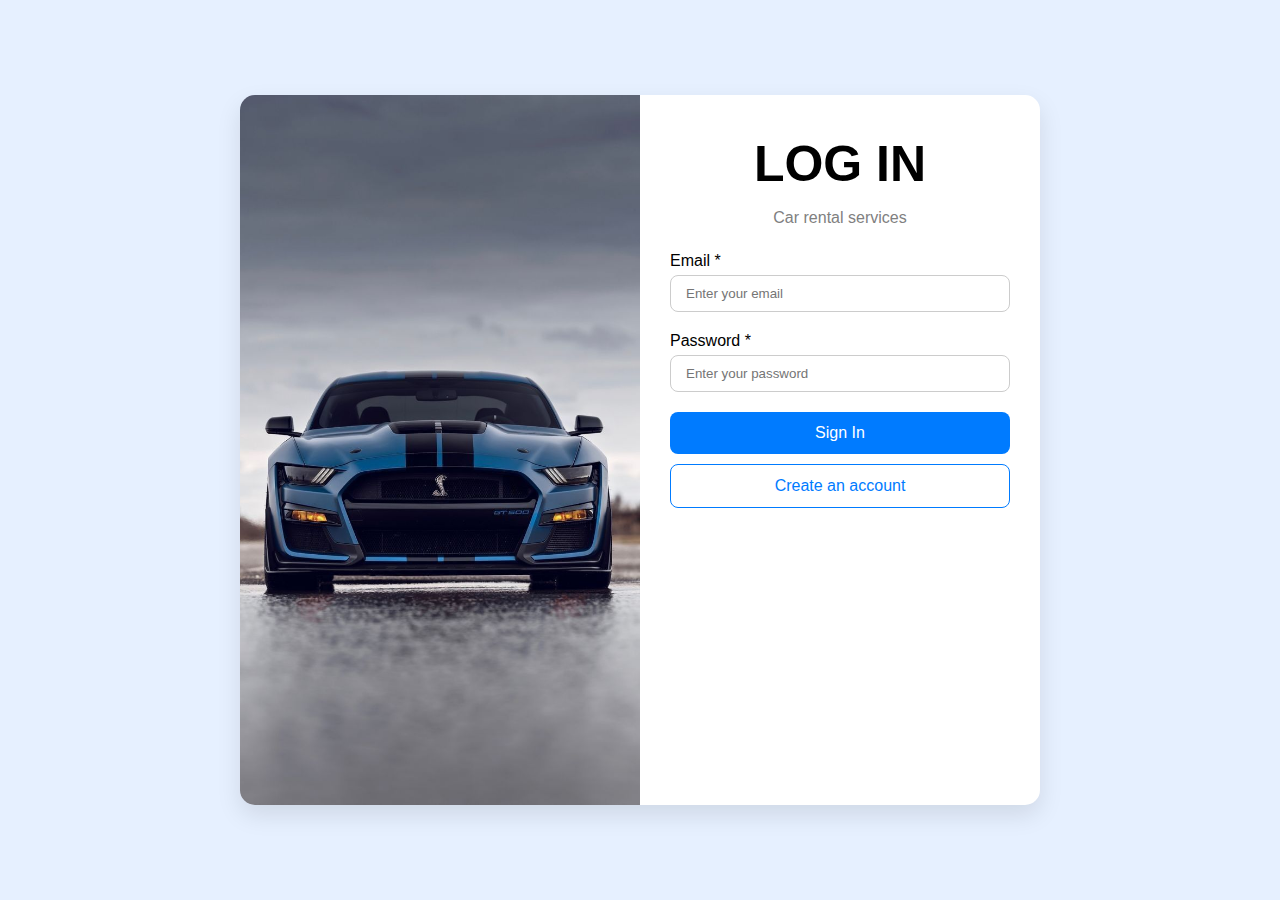
<file: index.html>
<!DOCTYPE html>
<html lang="en">
<head>
  <meta charset="UTF-8">
  <title>Login Form</title>
  <link rel="stylesheet" href="css/style.css">
</head>





<body>
  <div class="container">
    <div class="left">
      <img src="assets/download (1).jpg" alt="Car">
    </div>
    <div class="right">
        <h2>LOG IN </h2>
        <p>Car rental services</p>
    <form>
        <div class="form-group">
          <label for="email">Email *</label>
            <input type="email" id="email" placeholder="Enter your email" required>
        </div>
        <div class="form-group">
          <label for="password">Password *</label>
          <input type="password" id="password" placeholder="Enter your password" required>
        </div>
        <button class="btn" type="submit">Sign In</button>
        <button class="btn btn-outline" type="button">Create an account</button>
    </form>
    </div>
  </div>
</body>
</html>
</file>
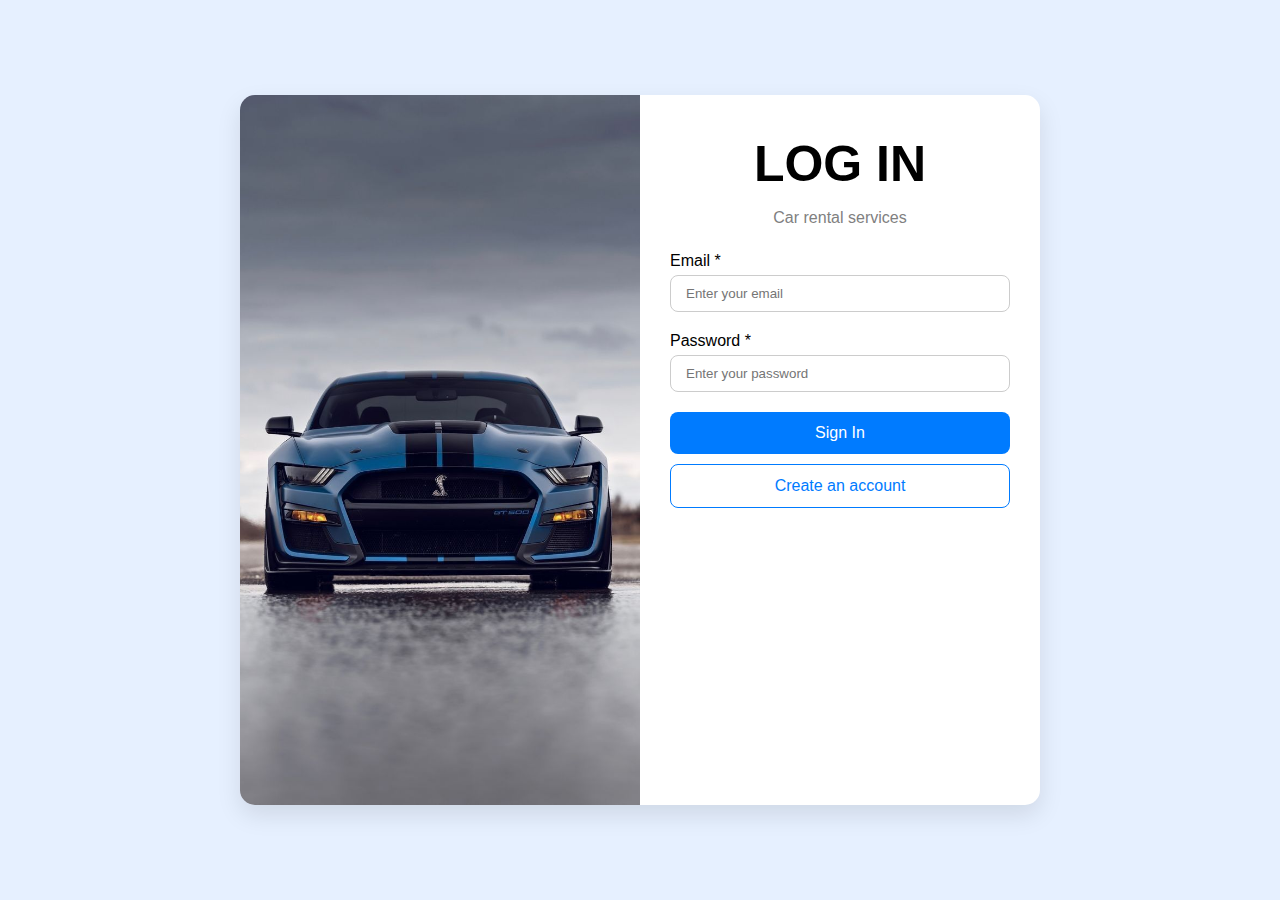
<file: html/index.html>
<!DOCTYPE html>
<html lang="en">
<head>
  <meta charset="UTF-8">
  <title>Login Form</title>
  <link rel="stylesheet" href="../css/style.css">
</head>





<body>
  <div class="container">
    <div class="left">
      <img src="../assets/download (1).jpg" alt="Car">
    </div>
    <div class="right">
        <h2>LOG IN </h2>
        <p>Car rental services</p>
    <form>
        <div class="form-group">
          <label for="email">Email *</label>
            <input type="email" id="email" placeholder="Enter your email" required>
        </div>
        <div class="form-group">
            <label for="password">Password *</label>
            <input type="password" id="password" placeholder="Enter your password" required>
        </div>
        <button class="btn" type="submit">Sign In</button>
        <button class="btn btn-outline" type="button">Create an account</button>
    </form>
    </div>
  </div>
</body>
</html>
</file>
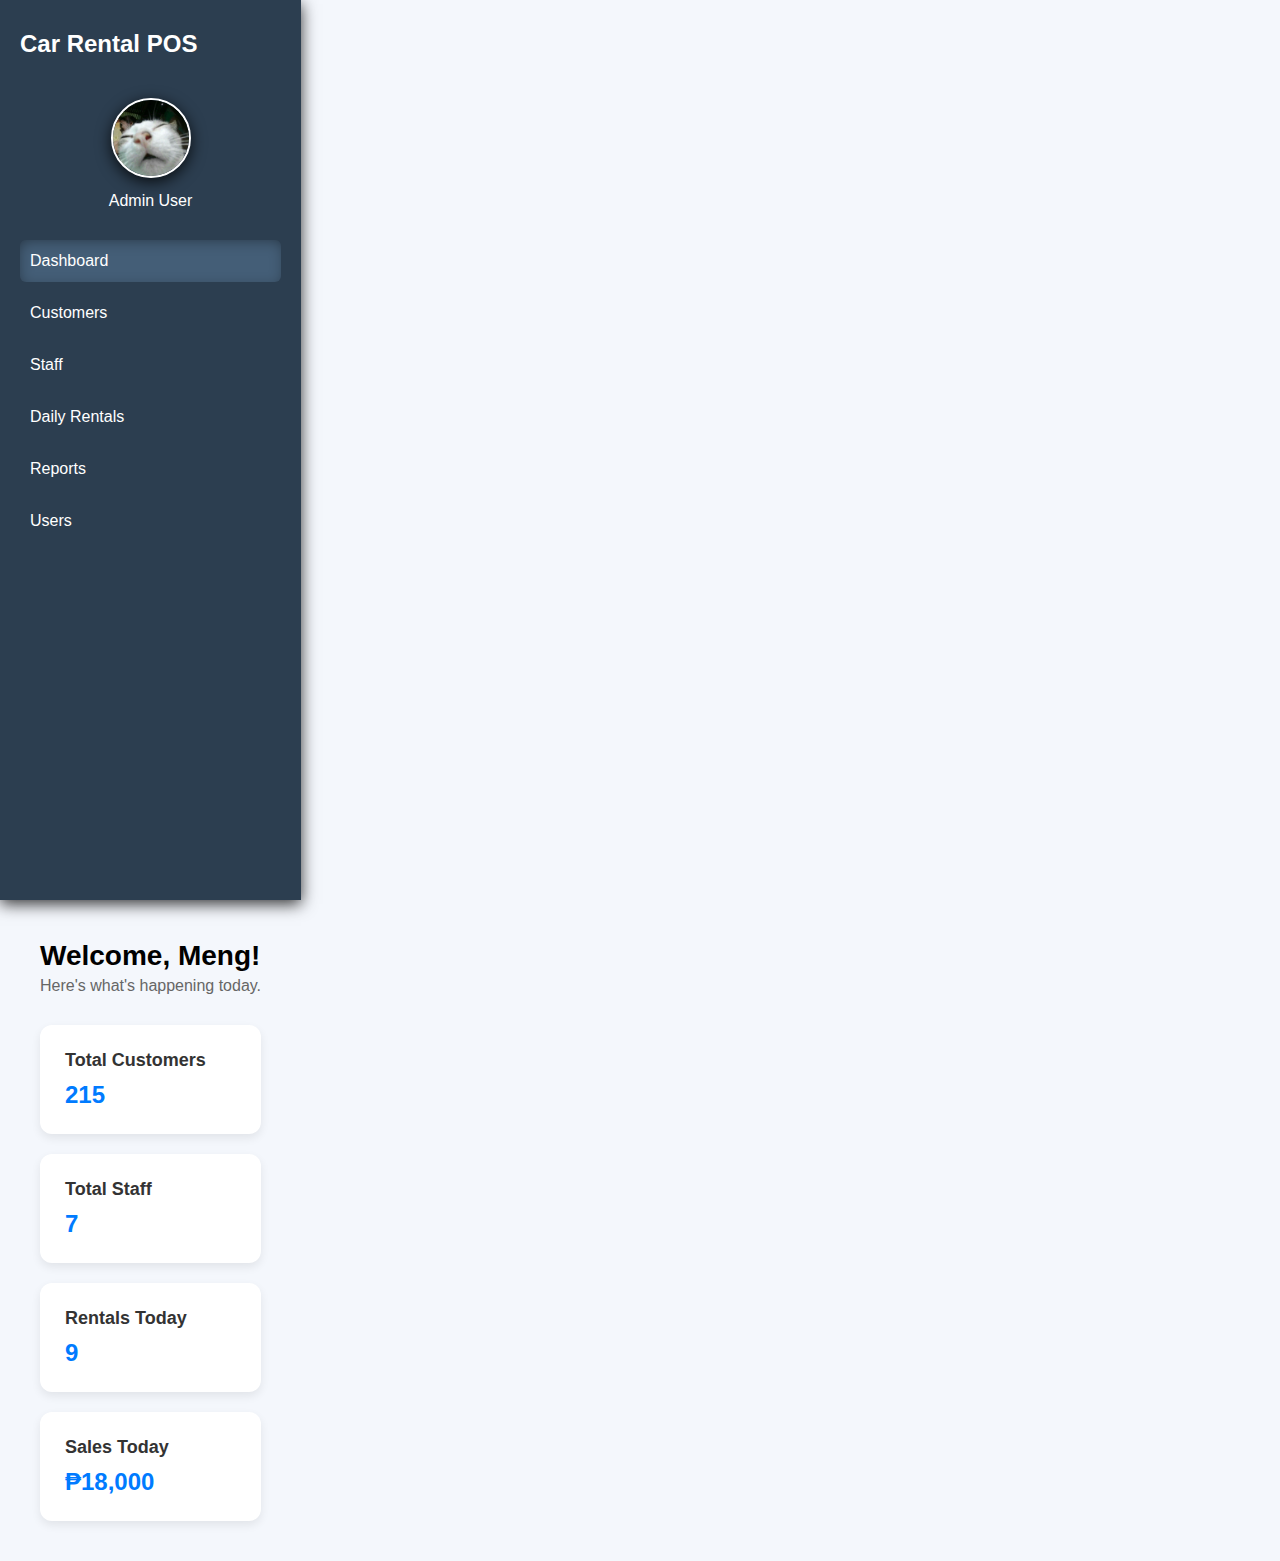
<file: html/homepage.html>
<!DOCTYPE html>
<html lang="en">
<head>
  <meta charset="UTF-8">
  <title>Dashboard - Car Rental POS</title>
  <link rel="stylesheet" href="../css/homepage.css">
</head>



<body>
  <div class="dashboard-container">
    <!-- Sidebar -->
    <aside class="sidebar">
      <h2>Car Rental POS</h2>
      
        <div class="user-info">
            <img src="../assets/pfp.jpg" alt="pfp" class="pfp">
            <p>Admin User</p>
        </div>
      <nav>
        <ul>
          <li class="active">Dashboard</li>
          <li>Customers</li> <!-- Connected dapat to sa database -->
          <li>Staff</li>    <!-- Connected dapat to sa database -->
          <li>Daily Rentals</li>    <!-- Connected dapat to sa database -->
          <li>Reports</li>
          <li>Users</li>    <!-- Connected dapat to sa database -->
        </ul>
      </nav>
    </aside>

    <!-- Main Content -->
    <main class="main-content">
      <header>
        <h1>Welcome, Meng!</h1>
        <p>Here's what's happening today.</p>
      </header>

      <!-- Summary Cards -->
      <section class="cards">
        <div class="card">
          <h3>Total Customers</h3>
          <p>215</p>
        </div>
        <div class="card">
          <h3>Total Staff</h3>
          <p>7</p>
        </div>
        <div class="card">
          <h3>Rentals Today</h3>
          <p>9</p>
        </div>
        <div class="card">
          <h3>Sales Today</h3>
          <p>₱18,000</p>
        </div>
      </section>
    </main>
    
  </div>
</body>
</html>
</file>
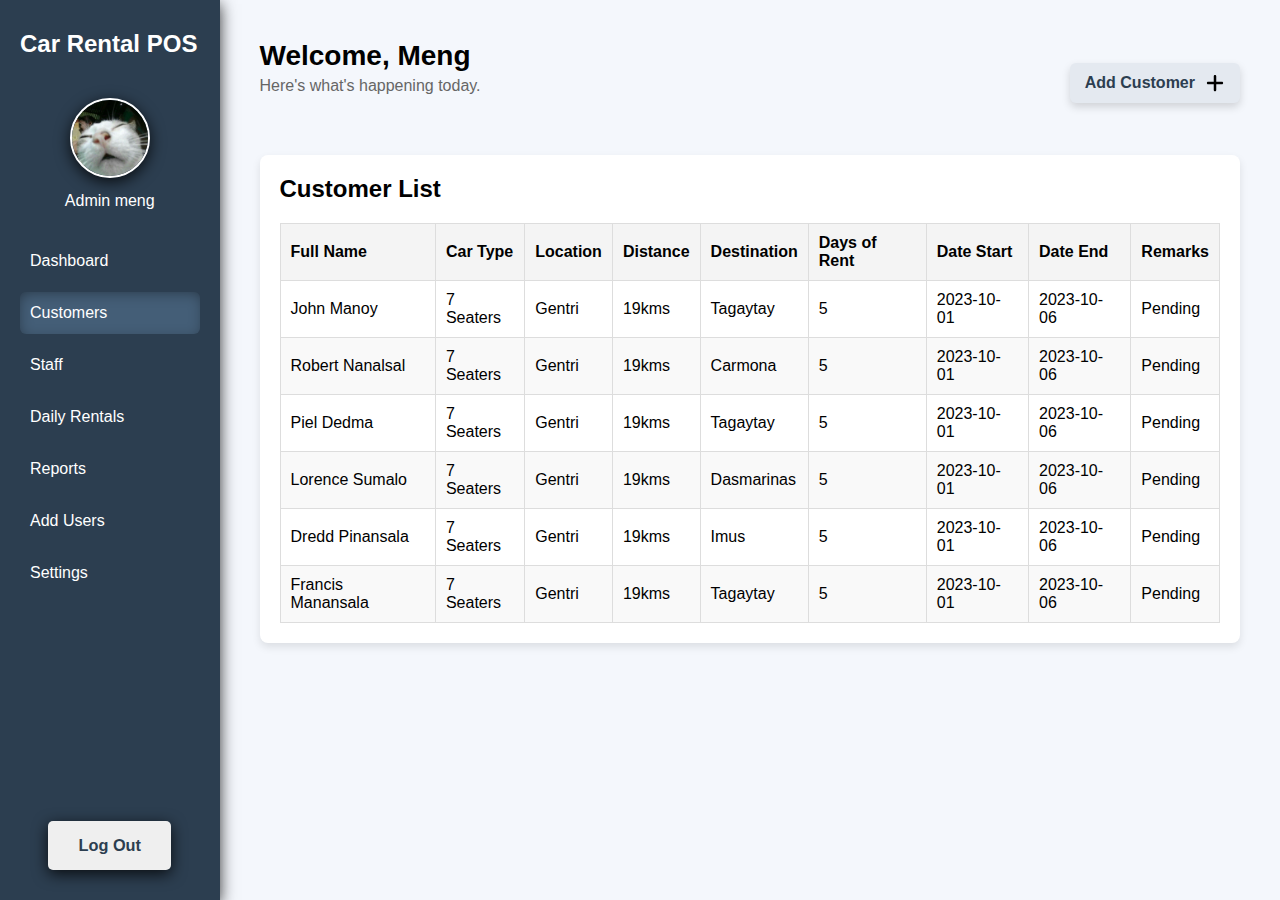
<file: html/homepageXcustomer.html>
<!DOCTYPE html>
<html lang="en">
<head>
    <meta charset="UTF-8">
    <meta name="viewport" content="width=device-width, initial-scale=1.0">
    <title>CUSTOMER SECTION SA HOMEPAGE</title>
    <link rel="stylesheet" href="../css/homepageXcustomer.css">
    <script src="../js/addModal.js" defer></script>
</head>
<body>
  <div class="dashboard-container">
    <!-- SIDE NAV NA POSA -->
    <aside class="sidebar">
      <h2>Car Rental POS</h2>

      <div class="user-info">
        <img src="../assets/pfp.jpg" alt="pfp" class="pfp">
        <p>Admin meng</p>
      </div>

       <nav>
        <ul>
          <li id="dashboard_button" class="navItem ">Dashboard</li>
          <li id="customers_button" class="navItem active">Customers</li>
          <li id="staff_button" class="navItem">Staff</li>
          <li id="rentals_button" class="navItem">Daily Rentals</li>
          <li id="reports_button" class="navItem">Reports</li>
          <li id="users_button" class="navItem">Add Users</li>
          <li id="users_button" class="navItem">Settings</li>
        </ul>
      </nav>
      <div class="Logout">
        <form action="">
          <button type="submit" class="LogOutBtn">Log Out</button>
        </form>
      </div>
    </aside>

    <!-- Main Content -->
    <main class="main-content" id="dashboardSection">
      <header class="dashboard-header">
        <div class="welcome-section">
            <h1>Welcome, Meng</h1>
            <p>Here's what's happening today.</p>
        </div>

        <!-- Add Customer Button -->
        <div class="add-customer" id="openAddCustomerModal">
            <span>Add Customer</span>
            <img src="../assets/icons/plus-solid.svg" alt="add icon" class="add-icon">
        </div>        

        <!-- Add Customer Modal -->
        <div id="addCustomerModal" class="modal">
          <div class="modal-content">
            <span id="closeAddCustomerModal">&times;</span>
            <h2 style="margin-top:0;">Add Customer</h2><br>
            <form>
              <div class="form-group">
                <label for="fullName">Full Name</label><br>
                <input type="text" id="fullName" name="fullName" class="form-input">
              </div>
                <div class="form-group">
                <label for="carType">Car Type</label><br>
                <select id="carType" name="carType" class="form-input">
                  <option value="" disabled selected>Select car type</option>
                  <option value="7 Seaters">SUV (7 Seaters)</option>
                  <option value="5 Seaters">Sedan (5 Seaters)</option>
                  <option value="Van">Van</option>
                </select>
              </div>

              <div class="form-group">
                <label for="location">Location</label><br>
                <input type="text" id="location" name="location" class="form-input">
              </div>
              <div class="form-group">
                <label for="distance">Distance</label><br>
                <input type="text" id="distance" name="distance" class="form-input">
              </div>
              <div class="form-group">
                <label for="daysOfRent">Days of Rent</label><br>
                <input type="text" id="daysOfRent" name="daysOfRent" class="form-input">
              </div>
              <div class="form-group">
                <label for="dateStart">Date Start</label><br>
                <input type="date" id="dateStart" name="dateStart" class="form-input">
              </div>
              <div class="form-group">
                <label for="dateEnd">Date End</label><br>
                <input type="date" id="dateEnd" name="dateEnd" class="form-input">
              </div>
              <div class="form-group">
                <label for="remarks">Remarks</label><br>
                <input type="text" id="remarks" name="remarks" class="form-input">
              </div>
              <button type="submit" class="add-btn">Add</button>
            </form>
        </div>
        
      </header>
        <div class="section" id="customerList">
        <h2>Customer List</h2>
        <table>
        <thead>
            <tr>
            <th>Full Name</th>
            <th>Car Type</th>
            <th>Location</th>
            <th>Distance</th>
            <th>Destination</th>
            <th>Days of Rent</th>
            <th>Date Start</th>
            <th>Date End</th>
            <th>Remarks</th>
            </tr>
        </thead>
        <tbody>

            <tr>
            <td>John Manoy</td>
            <td>7 Seaters</td>
            <td>Gentri </td>
            <td>19kms</td>
            <td>Tagaytay</td>
            <td>5</td>
            <td>2023-10-01</td>
            <td>2023-10-06</td>
            <td>Pending</td>
            </tr>

            <tr>
            <td>Robert Nanalsal</td>
            <td>7 Seaters</td>
            <td>Gentri </td>
            <td>19kms</td>
            <td>Carmona</td>
            <td>5</td>
            <td>2023-10-01</td>
            <td>2023-10-06</td>
            <td>Pending</td>
            </tr>

            <tr>
            <td>Piel Dedma</td>
            <td>7 Seaters</td>
            <td>Gentri </td>
            <td>19kms</td>
            <td>Tagaytay</td>
            <td>5</td>
            <td>2023-10-01</td>
            <td>2023-10-06</td>
            <td>Pending</td>
            </tr>

            <tr>
            <td>Lorence Sumalo</td>
            <td>7 Seaters</td>
            <td>Gentri </td>
            <td>19kms</td>
            <td>Dasmarinas</td>
            <td>5</td>
            <td>2023-10-01</td>
            <td>2023-10-06</td>
            <td>Pending</td>
            </tr>
            
            <tr>
            <td>Dredd Pinansala</td>
            <td>7 Seaters</td>
            <td>Gentri </td>
            <td>19kms</td>
            <td>Imus</td>
            <td>5</td>
            <td>2023-10-01</td>
            <td>2023-10-06</td>
            <td>Pending</td>
            </tr>

            <tr>
            <td>Francis Manansala</td>
            <td>7 Seaters</td>
            <td>Gentri </td>
            <td>19kms</td>
            <td>Tagaytay</td>
            <td>5</td>
            <td>2023-10-01</td>
            <td>2023-10-06</td>
            <td>Pending</td>
            </tr>
        </tbody>
        </table>
    </main>
    </div>

</body>
</html>
</file>
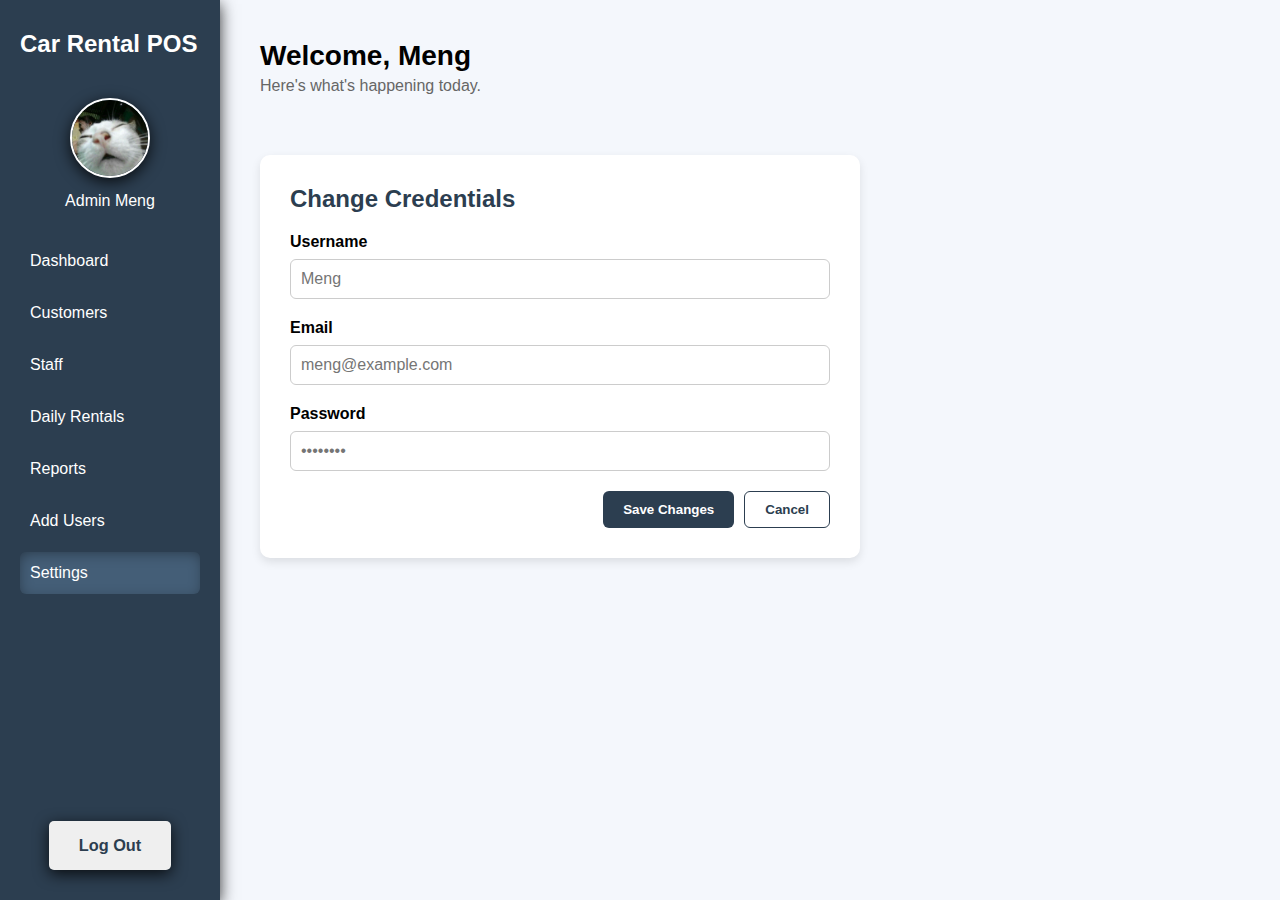
<file: html/homepagexSettings.html>
<!DOCTYPE html>
<html lang="en">
<head>
  <meta charset="UTF-8" />
  <meta name="viewport" content="width=device-width, initial-scale=1.0"/>
  <title>SETTING SECTION SA HOMEPAGE</title>
  <link rel="stylesheet" href="../css/homepagexSettings.css" />
</head>

<body>
  <div class="dashboard-container">
    <!-- Sidebar -->
    <aside class="sidebar">
      <h2>Car Rental POS</h2>

      <div class="user-info">
        <img src="../assets/pfp.jpg" alt="pfp" class="pfp" />
        <p>Admin Meng</p>
      </div>

      <nav>
        <ul>
          <li id="dashboard_button" class="navItem">Dashboard</li>
          <li id="customers_button" class="navItem">Customers</li>
          <li id="staff_button" class="navItem">Staff</li>
          <li id="rentals_button" class="navItem">Daily Rentals</li>
          <li id="reports_button" class="navItem">Reports</li>
          <li id="users_button" class="navItem">Add Users</li>
          <li id="settings_button" class="navItem active">Settings</li>
        </ul>
      </nav>

      <div class="Logout">
        <form action="">
          <button type="submit" class="LogOutBtn">Log Out</button>
        </form>
      </div>
    </aside>

    <!-- Main Content -->
    <main class="main-content" id="dashboardSection">
      <!-- Header -->
      <header class="dashboard-header">
        <div class="welcome-section">
          <h1>Welcome, Meng</h1>
          <p>Here's what's happening today.</p>
        </div>
      </header>


      <!-- Settings Section -->
      <div class="settings-section">
        <h2>Change Credentials</h2>

        <div class="setting-group">
          <label for="username">Username</label>
          <input type="text" id="username" placeholder="Meng" required />
        </div>

        <div class="setting-group">
          <label for="email">Email</label>
          <input type="email" id="email" placeholder="meng@example.com" required/>
        </div>

        <div class="setting-group">
          <label for="password">Password</label>
          <input type="password" id="password" placeholder="••••••••" required/>
        </div>

        <div class="settings-buttons">
          <button class="save-btn">Save Changes</button>
          <button class="cancel-btn">Cancel</button>
        </div>
      </div>
    </main>
  </div>
</body>
</html>
</file>
<file: css/style.css>
* {
  box-sizing: border-box;
  font-family: 'Segoe UI', Tahoma, Geneva, Verdana, sans-serif;
}

body {
  margin: 0;
  padding: 0;
  background-color: #e6f0ff;
  display: flex;
  align-items: center;
  justify-content: center;
  height: 100vh;
}

.container {
  background-color: white;
  display: flex;
  border-radius: 15px;
  box-shadow: 0 10px 25px rgba(0, 0, 0, 0.1);
  overflow: hidden;
  max-width: 800px;
  width: 90%;
}

.left {
  background-color: #dce7ff;
  display: flex;
  align-items: center;
  justify-content: center;
  width: 50%;
}

.left img {
  max-width: 100%;
  height: auto;
}

.right {
  padding: 40px 30px;
  width: 50%;
}

.right h2 {
  margin: 0;
  font-size: 50px;
  font-weight: 700;
  text-align: center;
}

.right p {
  color: gray;
  margin-bottom: 25px;
  text-align: center;
}

.form-group {
  margin-bottom: 20px;
}

.form-group label {
  display: block;
  font-weight: 500;
  margin-bottom: 5px;
}

.form-group input {
  width: 100%;
  padding: 10px 15px;
  border: 1px solid #ccc;
  border-radius: 8px;
}

.form-group input:focus {
  outline: none;
  border-color: #337aff;
}

.btn {
  display: block;
  width: 100%;
  padding: 12px;
  background-color: #007bff;
  color: white;
  border: none;
  border-radius: 8px;
  font-size: 16px;
  cursor: pointer;
  margin-bottom: 10px;
}

.btn-outline {
  background-color: white;
  color: #007bff;
  border: 1px solid #007bff;
}

.btn-outline:hover {
  background-color: #f0f8ff;
}
</file>
<file: css/homepage.css>
* {
  box-sizing: border-box;
  font-family: 'Segoe UI', sans-serif;
  margin: 0;
  padding: 0;
}

body {
  display: flex;
  height: 100vh;
  background-color: #f4f7fc;
}


/* PARA SA SIDE BAR NA POSA */
.sidebar {
  min-width: 220px;
  background-color: #2c3e50;
  color: #fff;
  padding: 30px 20px;
  display: flex;
  flex-direction: column;
  height: 100vh;
  box-shadow: 0 4px 15px rgba(0, 0, 0, 0.801);
}

nav {
  flex-grow: 1; /* this pushes the Logout div to the bottom */
}

.user-info {
  text-align: center;
  margin-bottom: 30px;
}

.pfp {
  width: 80px;
  height: 80px;
  border-radius: 50%;
  object-fit: cover;
  border: 2px solid #fff;
  margin-bottom: 10px;
  box-shadow: 0 4px 15px rgba(0, 0, 0, 0.801);
}

.sidebar h2 {
  margin-bottom: 40px;
}

.sidebar ul {
  list-style: none;
}

.sidebar ul li {
  padding: 12px 10px;
  border-radius: 6px;
  margin-bottom: 10px;
  cursor: pointer;
}

.sidebar ul li:hover,
.sidebar ul .active {
  background-color: #445e77;
}

.sidebar ul .active{
box-shadow: 1px 3px 15px -4px rgba(0, 0, 0, 0.466) inset;
-webkit-box-shadow: 1px 3px 15px -4px rgba(0,0,0,0.466) inset;
-moz-box-shadow: 1px 3px 15px -4px rgba(0,0,0,0.466) inset;

}

.Logout{ 
  margin-top: auto;
  display: flex;
  justify-content: center;
}
.LogOutBtn{
  padding: 15px 30px 15px 30px;
  border: none;
  border-radius: 5px;
  font-weight: 600;
  font-size: 1.02rem;
  color: #2c3e50;
  box-shadow: 0 4px 15px rgba(0, 0, 0, 0.801);
}
.LogOutBtn:hover{
  color: #1e2935;
  background-color: rgb(204, 204, 204);
}




/* Main content */
.main-content {
  flex-grow: 1;
  padding: 40px;
}

header h1 {
  font-size: 28px;
  margin-bottom: 5px;
}

header p {
  color: #666;
  margin-bottom: 30px;
}

/* Cards */
.cards {
  display: grid;
  grid-template-columns: repeat(auto-fit, minmax(200px, 1fr));
  gap: 20px;
}

.card {
  background-color: white;
  padding: 25px;
  border-radius: 12px;
  box-shadow: 0 4px 10px rgba(0, 0, 0, 0.08);
  transition: transform 0.2s ease;
}

.card:hover {
  transform: translateY(-5px);
}

.card h3 {
  font-size: 18px;
  color: #333;
  margin-bottom: 10px;
}

.card p {
  font-size: 24px;
  font-weight: bold;
  color: #007bff;
}

/* Hidden Sections (forms, reports, etc.) */
.section{
  display: none;
  background-color: rgba(0, 0, 0, 0);
  width: 100%;
}

.section form label {
  font-weight: bold;
}

.section input,
.section select {
  width: 100%;
  padding: 8px;
  margin: 5px 0 15px;
  border: 1px solid #ccc;
  border-radius: 4px;
}

.section button {
  padding: 10px 20px;
  background-color: #2c3e50;
  color: white;
  border: none;
  border-radius: 4px;
  cursor: pointer;
}

.section button:hover {
  background-color: #0056b3;
}

/* add customer page */
.main-content {
  flex-grow: 1;
  padding: 40px;
}

header h1 {
  font-size: 28px;
  margin-bottom: 5px;
}

header p {
  color: #666;
  margin-bottom: 30px;
}

.dashboard-header {
  display: flex;
  justify-content: space-between;
  align-items: center;
  margin-bottom: 30px;
}

.welcome-section {
  display: flex;
  flex-direction: column;
}

.add-customer{
  display: flex;
  align-items: center;
  gap: 10px; 
  font-weight: bold;
  color: #ffffff;
  background-color: #375069;
  padding: 10px 15px;
  border-radius: 6px;
  cursor: pointer;
  transition: background-color 0.2s ease;
  box-shadow: 0 4px 8px rgba(0, 0, 0, 0.15);
}

.add-customer:hover {
  background-color: #0a4194;
  color: white;
}

.add-icon {
  width: 20px;
  height: 20px;
}


.add-icon:hover {
  transform: scale(1.1);
}



table {
  width: 100%;
  border-collapse: collapse;
  border: 1px solid rgba(0, 0, 0, 0.13);
  margin-top: 20px;
  max-height: 70vh;
  
}

th,
td {
  border-top: 1px solid #ddd;
  padding: 10px;
  text-align: center;
} 

table thead th{
  position: sticky;
  top: 0;
  z-index: 10;
}
th {
  background-color: #5c7791;
  font-weight: bold;
  color: #fcf9f9;
}

tr:nth-child(even) {
  background-color: #d8e1eb;
}

tr:hover {
  background-color: #7ab0e263;
  color: rgb(5, 5, 5);
}

/* Add Customer Modal Styling */
#customerList, #rentalList, #dailySales{
  padding: 20px;
  background-color: white;
  margin-top: 30px;
  border-radius: 8px;
  box-shadow: 0 4px 8px rgba(0, 0, 0, 0.1);
  
}
.tableDiv,.Sales{
  min-height: 60vh;
  max-height: 60vh;
  overflow-y: auto;
}
.modal {
  display: none;
  position: fixed;
  z-index: 1000;
  left: 0;
  top: 0;
  width: 100%;
  height: 100%;
  background: rgba(0,0,0,0.4);
  align-items: center;
  justify-content: center;
}
.modal-content {
  background: #fff;
  padding: 2rem;
  border-radius: 10px;
  width: 50%;
  box-shadow: 0 2px 16px rgba(0,0,0,0.2);
}
#openAddCustomerModal {
  cursor:pointer;
}

.upperPosition{
  display: flex;
  flex-direction: row;
  justify-content: space-between;
}
#closeAddCustomerModal,#closeRentInformation,.close {
  font-size: 1.5rem;
  cursor: pointer;
}
.modal-content form label{
  font-weight: 500;
}
form .name,form .addressDiv,.cargroup,.totalgroup,.dates,.detailedAdd,.customerSelection{
  display: flex;
  flex-direction: row;
  justify-content: center;
  gap: 2%;
}
form .name .nameGroup, .addressgroup,.cargroup div,.totalgroup div,.dategroup,.customerSelection .labelDiv{
  width: 100%;
}
.detailedAdd div{
  width: 32%;
}
.detailedAdd{
  justify-content: left;
}
.modalButtons{
  display: flex;
  flex-direction: row;
  justify-content: end;
  gap: 2%;
}
.noRecords{
  font-size: 35px;
  color: black;
}

.actionsDiv{
  display: flex;
  flex-direction: row;
  justify-content: center;
  gap: 2%;
}
#editModal{
  flex-direction: row;
  justify-content: center;
  align-items: center;
}
.closeModal, #closeRentEditInformation,#closeAddStaffModal{
  cursor: pointer;
  font-size: 30px;
}

#openCustomerModal{
  width: 100%;
}
#searchCustomer,#searchCustomer1{
  width: 100%;
  margin-bottom: 10px;
}

.selectTable{
  min-height: 42vh;
  max-height: 42vh;
  overflow-y: auto;
}
.selectCustomerTop{
  display: flex;
  flex-direction: row;
  justify-content: space-between;
}

.actionsDiv div form .actionBtn, .actionsDiv div .actionBtn{
  background-color: rgba(255, 0, 0, 0);
  border: none;
}
/* Daily Sales */

#daily-sales, #daily-rentals{
  display: flex;
  flex-direction: column;
  justify-content: center;
  align-items: center;
  min-width: 50vh;
}
#daily-sales h3, #daily-rentals h3{
  font-size: 1.5rem;
}
#daily-sales p, #daily-rentals p{
  font-size: 2.5rem;
}
.Sales{
  display: flex;
  flex-direction: column;
  align-items: center;
  gap: 20px;
}
.SelectDate{
  display: flex;
  flex-direction: row;
  justify-content: center;
  align-items: center;
  gap: 10px;
}
.SelectDate input{
  margin-top: 15px;
  padding: 10px;
  border-radius: 5px;
  border: 1px solid #ccc;
  width: 300px;
}
.SelectDate button{
  padding: 10px 20px;
  background-color: #2c3e50;
  color: white;
  border: none;
  border-radius: 5px;
  cursor: pointer;
  width: 100px;
  font-size: 16px;
}


/* Modal overlay */
.modal {
  display: none;
  position: fixed;
  z-index: 1000;
  left: 0; top: 0;
  width: 100vw; height: 100vh;
  background: rgba(0,0,0,0.4);
  align-items: center;
  justify-content: center;
}

/* Modal content box */
.modal-content {
  background: #fff;
  padding: 2rem 2.5rem;
  border-radius: 12px;
  min-width: 320px;
  max-width: 95vw;
  box-shadow: 0 4px 24px rgba(0,0,0,0.18);
  position: relative;
  display: flex;
  flex-direction: column;
  gap: 1.2rem;
}

/* Modal header and close button */
.upperPosition {
  display: flex;
  justify-content: space-between;
  align-items: center;
}
.upperPosition h2 {
  margin: 0;
  font-size: 1.4rem;
}
.upperPosition span,
#closeAddUserModal, #closeAddCustomerModal, #closeRentInformation, .close {
  cursor: pointer;
  font-size: 2rem;
  color: #888;
  transition: color 0.2s;
}
.upperPosition span:hover,
#closeAddUserModal:hover, #closeAddCustomerModal:hover, #closeRentInformation:hover, .close:hover {
  color: #e74c3c;
}

/* Form fields inside modal */
.modal-content form label {
  display: block;
  margin-bottom: 0.2rem;
  font-weight: 500;
}
.modal-content form input,
.modal-content form select {
  width: 100%;
  padding: 0.5rem 0.7rem;
  margin-bottom: 1rem;
  border: 1px solid #ccc;
  border-radius: 6px;
  font-size: 1rem;
  background: #fafafa;
  transition: border 0.2s;
}
.modal-content form input:focus,
.modal-content form select:focus {
  border: 1.5px solid #007bff;
  outline: none;
}

/* Modal buttons */
.modalButtons {
  display: flex;
  gap: 1rem;
  justify-content: flex-end;
}
.modalButtons .add-btn,
.modalButtons button[type="button"] {
  padding: 0.5rem 1.2rem;
  border: none;
  border-radius: 6px;
  background: #007bff;
  color: #fff;
  font-weight: 600;
  cursor: pointer;
  transition: background 0.2s;
}
.modalButtons .add-btn:hover,
.modalButtons button[type="button"]:hover {
  background: #0056b3;
}
</file>
<file: css/homepageXcustomer.css>
* {
  box-sizing: border-box;
  font-family: 'Segoe UI', sans-serif;
  margin: 0;
  padding: 0;
}

body {
  display: flex;
  height: 100vh;
  background-color: #f4f7fc;
}

.dashboard-container {
  display: flex;
  width: 100%;
}

/* PARA SA SIDE BAR NA POSA */
.sidebar {
  width: 220px;
  background-color: #2c3e50;
  color: #fff;
  padding: 30px 20px;
  display: flex;
  flex-direction: column;
  height: 100vh;
  box-shadow: 0 4px 15px rgba(0, 0, 0, 0.801);
}

nav {
  flex-grow: 1; /* this pushes the Logout div to the bottom */
}

.user-info {
  text-align: center;
  margin-bottom: 30px;
}

.pfp {
  width: 80px;
  height: 80px;
  border-radius: 50%;
  object-fit: cover;
  border: 2px solid #fff;
  margin-bottom: 10px;
  box-shadow: 0 4px 15px rgba(0, 0, 0, 0.801);
}

.sidebar h2 {
  margin-bottom: 40px;
}

.sidebar ul {
  list-style: none;
}

.sidebar ul li {
  padding: 12px 10px;
  border-radius: 6px;
  margin-bottom: 10px;
  cursor: pointer;
}

.sidebar ul li:hover,
.sidebar ul .active {
  background-color: #445e77;
}

.sidebar ul .active{
box-shadow: 1px 3px 15px -4px rgba(0, 0, 0, 0.466) inset;
-webkit-box-shadow: 1px 3px 15px -4px rgba(0,0,0,0.466) inset;
-moz-box-shadow: 1px 3px 15px -4px rgba(0,0,0,0.466) inset;

}

.Logout{ 
  margin-top: auto;
  display: flex;
  justify-content: center;
}
.LogOutBtn{
  padding: 15px 30px 15px 30px;
  border: none;
  border-radius: 5px;
  font-weight: 600;
  font-size: 1.02rem;
  color: #2c3e50;
  box-shadow: 0 4px 15px rgba(0, 0, 0, 0.801);
}
.LogOutBtn:hover{
  color: #1e2935;
  background-color: rgb(204, 204, 204);
}




/* Main content */
.main-content {
  flex-grow: 1;
  padding: 40px;
}

header h1 {
  font-size: 28px;
  margin-bottom: 5px;
}

header p {
  color: #666;
  margin-bottom: 30px;
}

.dashboard-header {
  display: flex;
  justify-content: space-between;
  align-items: center;
  margin-bottom: 30px;
}

.welcome-section {
  display: flex;
  flex-direction: column;
}

.add-customer {
  display: flex;
  align-items: center;
  gap: 10px; 
  font-weight: bold;
  color: #2c3e50;
  background-color: #e4e9f0;
  padding: 10px 15px;
  border-radius: 6px;
  cursor: pointer;
  transition: background-color 0.2s ease;
  box-shadow: 0 4px 8px rgba(0, 0, 0, 0.15);
}

.add-customer:hover {
  background-color: #0a4194;
  color: white;
}

.add-icon {
  width: 20px;
  height: 20px;
}


.add-icon:hover {
  transform: scale(1.1);
}

.section {
  padding: 20px;
  background-color: white;
  margin-top: 30px; /* spacing from header */
  border-radius: 8px;
  box-shadow: 0 4px 8px rgba(0,0,0,0.1);
}

.section table {
  width: 100%;
  border-collapse: collapse;
  margin-top: 20px;
}

.section th,
.section td {
  border: 1px solid #ddd;
  padding: 10px;
  text-align: left;
}

.section th {
  background-color: #f4f4f4;
  font-weight: bold;
}

.section tr:nth-child(even) {
  background-color: #f9f9f9;
}

.section tr:hover {
  background-color: #909092;
  color: rgb(5, 5, 5);
}

/* Add Customer Modal Styling */
.modal {
  display: none;
  position: fixed;
  z-index: 1000;
  left: 0;
  top: 0;
  width: 100vw;
  height: 100vh;
  background: rgba(0,0,0,0.4);
  align-items: center;
  justify-content: center;
}

.modal-content {
  background: #fff;
  padding: 2rem;
  border-radius: 10px;
  min-width: 320px;
  max-width: 120vw;
  box-shadow: 0 2px 16px rgba(0,0,0,0.2);
  position: relative;
}

#openAddCustomerModal {
  cursor:pointer;
}

#closeAddCustomerModal  {
  position: absolute;
  top: 10px;
  right: 16px;
  font-size: 1.5rem;
  cursor: pointer;
}

.form-group {
  margin-bottom: 1rem;
}

.form-input {
  width: 100%;
  padding: 0.5rem;
  border-radius: 5px;
  border: 1px solid #ccc;
}
              
.add-btn {
  background: #007bff;
  color: #fff;
  border: none;
  border-radius: 5px;
  padding: 0.75rem 1.5rem;
  cursor: pointer;
}
</file>
<file: css/homepagexSettings.css>
* {
  box-sizing: border-box;
  font-family: 'Segoe UI', sans-serif;
  margin: 0;
  padding: 0;
}

body {
  display: flex;
  height: 100vh;
  background-color: #f4f7fc;
}

.dashboard-container {
  display: flex;
  width: 100%;
}

/* PARA SA SIDE BAR NA POSA */
.sidebar {
  width: 220px;
  background-color: #2c3e50;
  color: #fff;
  padding: 30px 20px;
  display: flex;
  flex-direction: column;
  height: 100vh;
  box-shadow: 0 4px 15px rgba(0, 0, 0, 0.801);
}

nav {
  flex-grow: 1; /* this pushes the Logout div to the bottom */
}

.user-info {
  text-align: center;
  margin-bottom: 30px;
}

.pfp {
  width: 80px;
  height: 80px;
  border-radius: 50%;
  object-fit: cover;
  border: 2px solid #fff;
  margin-bottom: 10px;
  box-shadow: 0 4px 15px rgba(0, 0, 0, 0.801);
}

.sidebar h2 {
  margin-bottom: 40px;
}

.sidebar ul {
  list-style: none;
}

.sidebar ul li {
  padding: 12px 10px;
  border-radius: 6px;
  margin-bottom: 10px;
  cursor: pointer;
}

.sidebar ul li:hover,
.sidebar ul .active {
  background-color: #445e77;
}

.sidebar ul .active{
box-shadow: 1px 3px 15px -4px rgba(0, 0, 0, 0.466) inset;
-webkit-box-shadow: 1px 3px 15px -4px rgba(0,0,0,0.466) inset;
-moz-box-shadow: 1px 3px 15px -4px rgba(0,0,0,0.466) inset;

}

.Logout{ 
  margin-top: auto;
  display: flex;
  justify-content: center;
}
.LogOutBtn{
  padding: 15px 30px 15px 30px;
  border: none;
  border-radius: 5px;
  font-weight: 600;
  font-size: 1.02rem;
  color: #2c3e50;
  box-shadow: 0 4px 15px rgba(0, 0, 0, 0.801);
}
.LogOutBtn:hover{
  color: #1e2935;
  background-color: rgb(204, 204, 204);
}




/* Main content */
.main-content {
  flex-grow: 1;
  padding: 40px;
}

header h1 {
  font-size: 28px;
  margin-bottom: 5px;
}

header p {
  color: #666;
  margin-bottom: 30px;
}

.dashboard-header {
  display: flex;
  justify-content: space-between;
  align-items: center;
  margin-bottom: 30px;
}

.welcome-section {   
  display: flex;
  flex-direction: column;
}


/* SETTINGS SECTION */
.settings-section {
  background-color: white;
  padding: 30px;
  border-radius: 10px;
  box-shadow: 0 4px 10px rgba(0, 0, 0, 0.1);
  max-width: 600px;
  margin-top: 30px;
}

.settings-section h2 {
  margin-bottom: 20px;
  color: #2c3e50;
}

.setting-group {
  margin-bottom: 20px;
  display: flex;
  flex-direction: column;
}

.setting-group label {
  font-weight: 600;
  margin-bottom: 8px;
}

.setting-group input,
.setting-group select {
  padding: 10px;
  border: 1px solid #ccc;
  border-radius: 6px;
  font-size: 1rem;
}

.settings-buttons {
  display: flex;
  justify-content: flex-end;
  gap: 10px;
}

.save-btn {
  background-color: #2c3e50;
  color: white;
  padding: 10px 20px;
  border: none;
  border-radius: 6px;
  font-weight: bold;
  cursor: pointer;
}

.save-btn:hover {
  background-color: #1a252f;
}

.cancel-btn {
  background-color: transparent;
  color: #2c3e50;
  border: 1px solid #2c3e50;
  padding: 10px 20px;
  border-radius: 6px;
  font-weight: bold;
  cursor: pointer;
}

.cancel-btn:hover {
  background-color: #f0f0f0;
}
</file>
